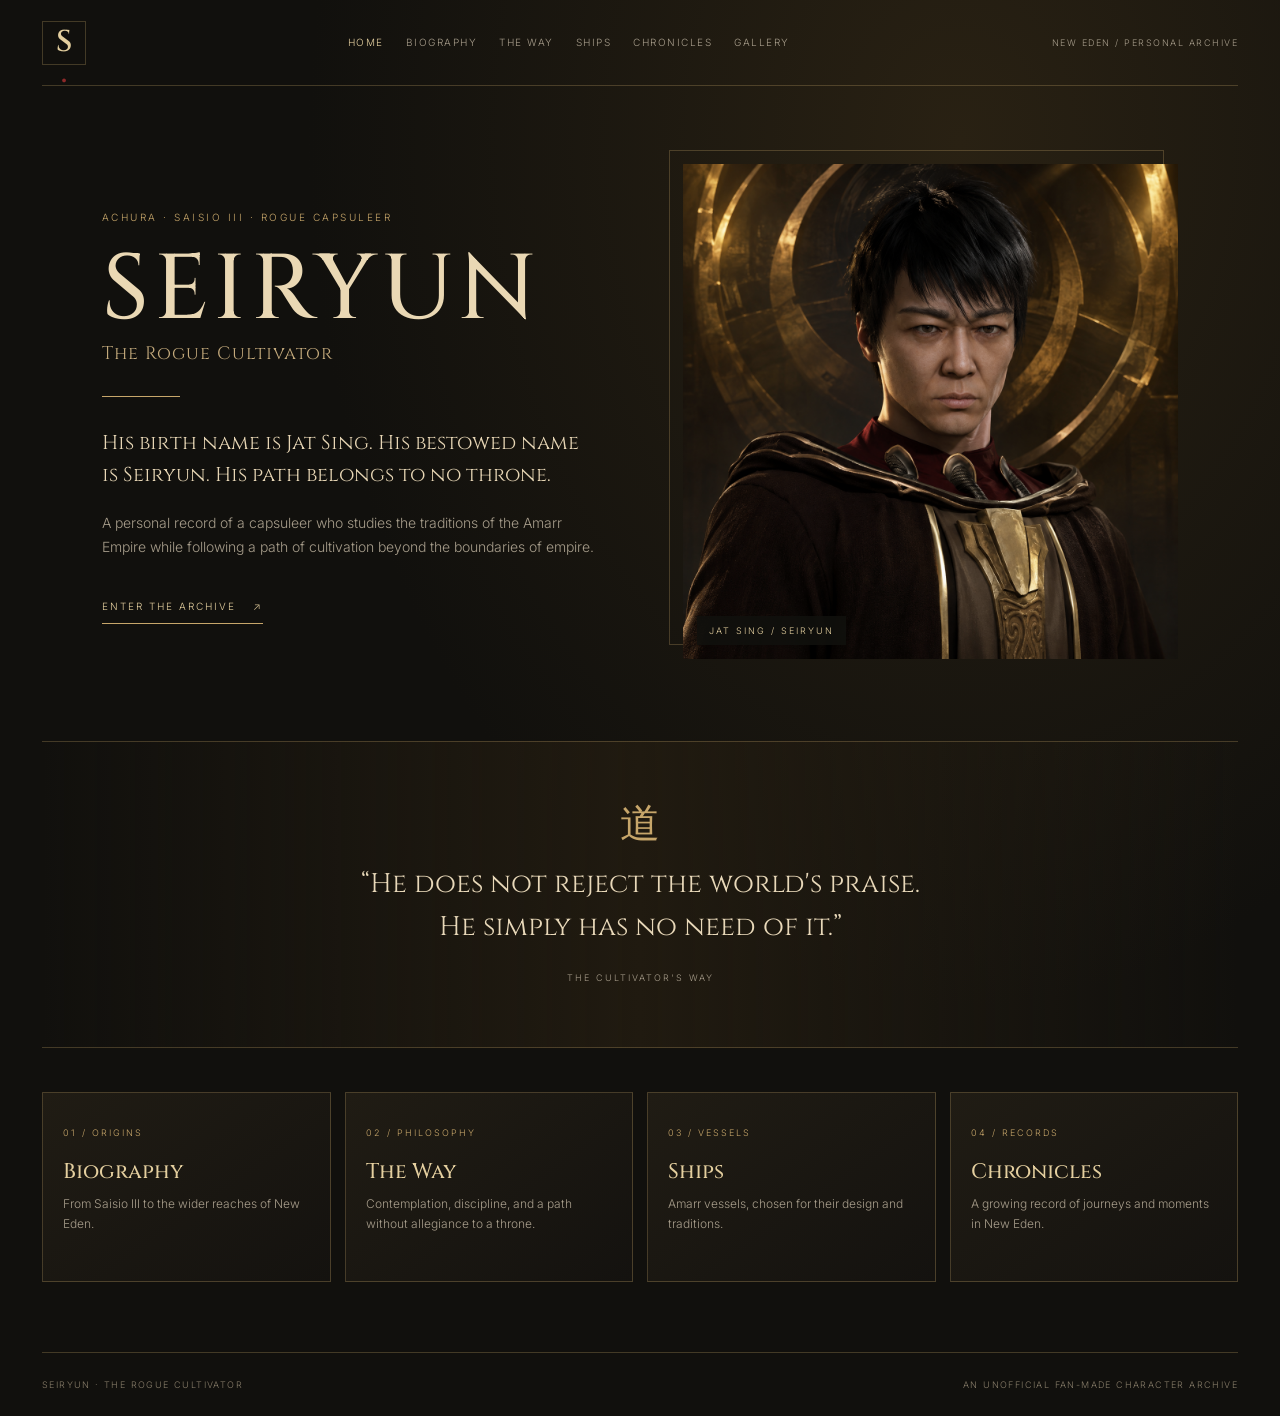
<file: index.html>
<!doctype html>
<html lang="en">
<head>
  <meta charset="utf-8"><meta name="viewport" content="width=device-width, initial-scale=1">
  <meta name="theme-color" content="#11100d">
  <meta name="description" content="The personal archive of Seiryun, the Rogue Cultivator of New Eden.">
  <title>Seiryun — The Rogue Cultivator</title><link rel="stylesheet" href="style.css">
</head>
<body>
<div class="site-shell">
  <header class="topbar"><a class="sigil" href="index.html">S<span>·</span></a><nav>
    <a class="active" href="index.html">Home</a><a href="biography.html">Biography</a><a href="the-way.html">The Way</a><a href="ships.html">Ships</a><a href="chronicles.html">Chronicles</a><a href="gallery.html">Gallery</a>
  </nav><span class="archive-tag">NEW EDEN / PERSONAL ARCHIVE</span></header>
  <main>
    <section class="hero">
      <div class="hero-copy">
        <p class="eyebrow">ACHURA · SAISIO III · ROGUE CAPSULEER</p>
        <h1>SEIRYUN</h1><p class="subtitle">The Rogue Cultivator</p>
        <div class="gold-rule"></div>
        <p class="lead">His birth name is Jat Sing. His bestowed name is Seiryun. His path belongs to no throne.</p>
        <p class="muted">A personal record of a capsuleer who studies the traditions of the Amarr Empire while following a path of cultivation beyond the boundaries of empire.</p>
        <a class="text-link" href="biography.html">ENTER THE ARCHIVE <span>↗</span></a>
      </div>
      <div class="hero-image"><img src="assets/seiryun-portrait.png" alt="Portrait of Seiryun in his dark and gold Amarr robe"><div class="image-caption">JAT SING / SEIRYUN</div></div>
    </section>
    <section class="quote-band"><span class="quote-mark">道</span><blockquote>“He does not reject the world's praise.<br>He simply has no need of it.”</blockquote><small>THE CULTIVATOR'S WAY</small></section>
    <section class="tile-grid">
      <a class="tile" href="biography.html"><span>01 / ORIGINS</span><h2>Biography</h2><p>From Saisio III to the wider reaches of New Eden.</p></a>
      <a class="tile" href="the-way.html"><span>02 / PHILOSOPHY</span><h2>The Way</h2><p>Contemplation, discipline, and a path without allegiance to a throne.</p></a>
      <a class="tile" href="ships.html"><span>03 / VESSELS</span><h2>Ships</h2><p>Amarr vessels, chosen for their design and traditions.</p></a>
      <a class="tile" href="chronicles.html"><span>04 / RECORDS</span><h2>Chronicles</h2><p>A growing record of journeys and moments in New Eden.</p></a>
    </section>
  </main>
  <footer><span>SEIRYUN · THE ROGUE CULTIVATOR</span><span>AN UNOFFICIAL FAN-MADE CHARACTER ARCHIVE</span></footer>
</div><script src="script.js"></script></body></html>
</file>
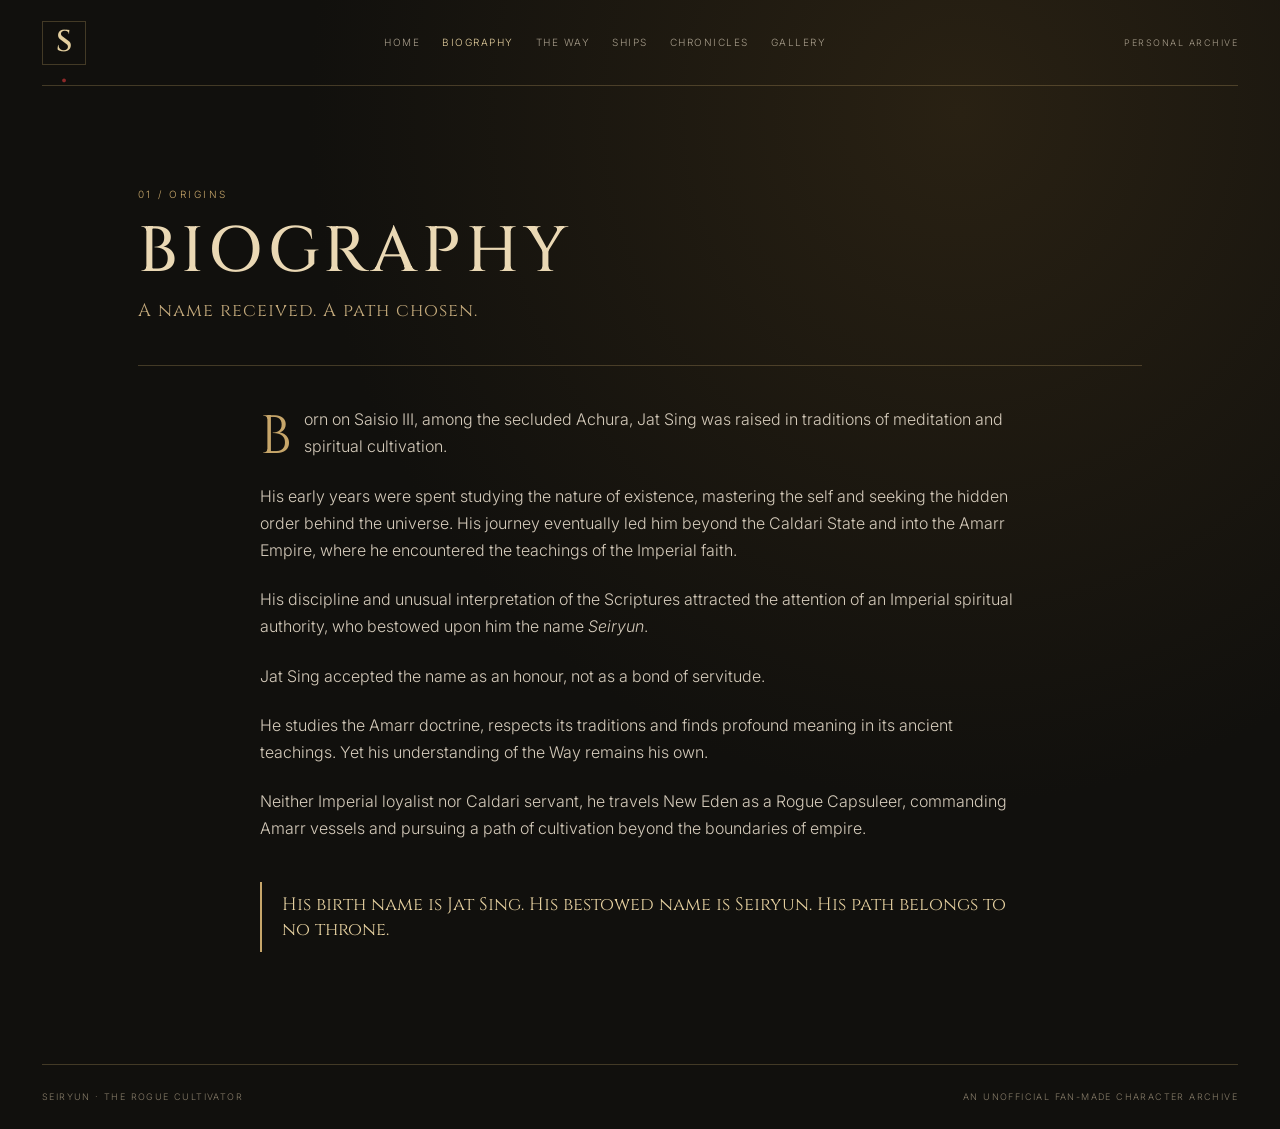
<file: biography.html>
<!doctype html><html lang="en"><head><meta charset="utf-8"><meta name="viewport" content="width=device-width, initial-scale=1"><meta name="theme-color" content="#11100d"><title>Biography — Seiryun</title><link rel="stylesheet" href="style.css"></head><body><div class="site-shell">
<header class="topbar"><a class="sigil" href="index.html">S<span>·</span></a><nav><a href="index.html">Home</a><a class="active" href="biography.html">Biography</a><a  href="the-way.html">The Way</a><a  href="ships.html">Ships</a><a  href="chronicles.html">Chronicles</a><a  href="gallery.html">Gallery</a></nav><span class="archive-tag">PERSONAL ARCHIVE</span></header>
<main class="inner-page"><div class="page-heading"><p class="eyebrow">01 / ORIGINS</p><h1>BIOGRAPHY</h1><p class="subtitle">A name received. A path chosen.</p></div>
<div class="prose">
<p class="dropcap">Born on Saisio III, among the secluded Achura, Jat Sing was raised in traditions of meditation and spiritual cultivation.</p>
<p>His early years were spent studying the nature of existence, mastering the self and seeking the hidden order behind the universe. His journey eventually led him beyond the Caldari State and into the Amarr Empire, where he encountered the teachings of the Imperial faith.</p>
<p>His discipline and unusual interpretation of the Scriptures attracted the attention of an Imperial spiritual authority, who bestowed upon him the name <em>Seiryun</em>.</p>
<p>Jat Sing accepted the name as an honour, not as a bond of servitude.</p>
<p>He studies the Amarr doctrine, respects its traditions and finds profound meaning in its ancient teachings. Yet his understanding of the Way remains his own.</p>
<p>Neither Imperial loyalist nor Caldari servant, he travels New Eden as a Rogue Capsuleer, commanding Amarr vessels and pursuing a path of cultivation beyond the boundaries of empire.</p>
<p class="closing-line">His birth name is Jat Sing. His bestowed name is Seiryun. His path belongs to no throne.</p>
</div></main>
<footer><span>SEIRYUN · THE ROGUE CULTIVATOR</span><span>AN UNOFFICIAL FAN-MADE CHARACTER ARCHIVE</span></footer></div><script src="script.js"></script></body></html>
</file>
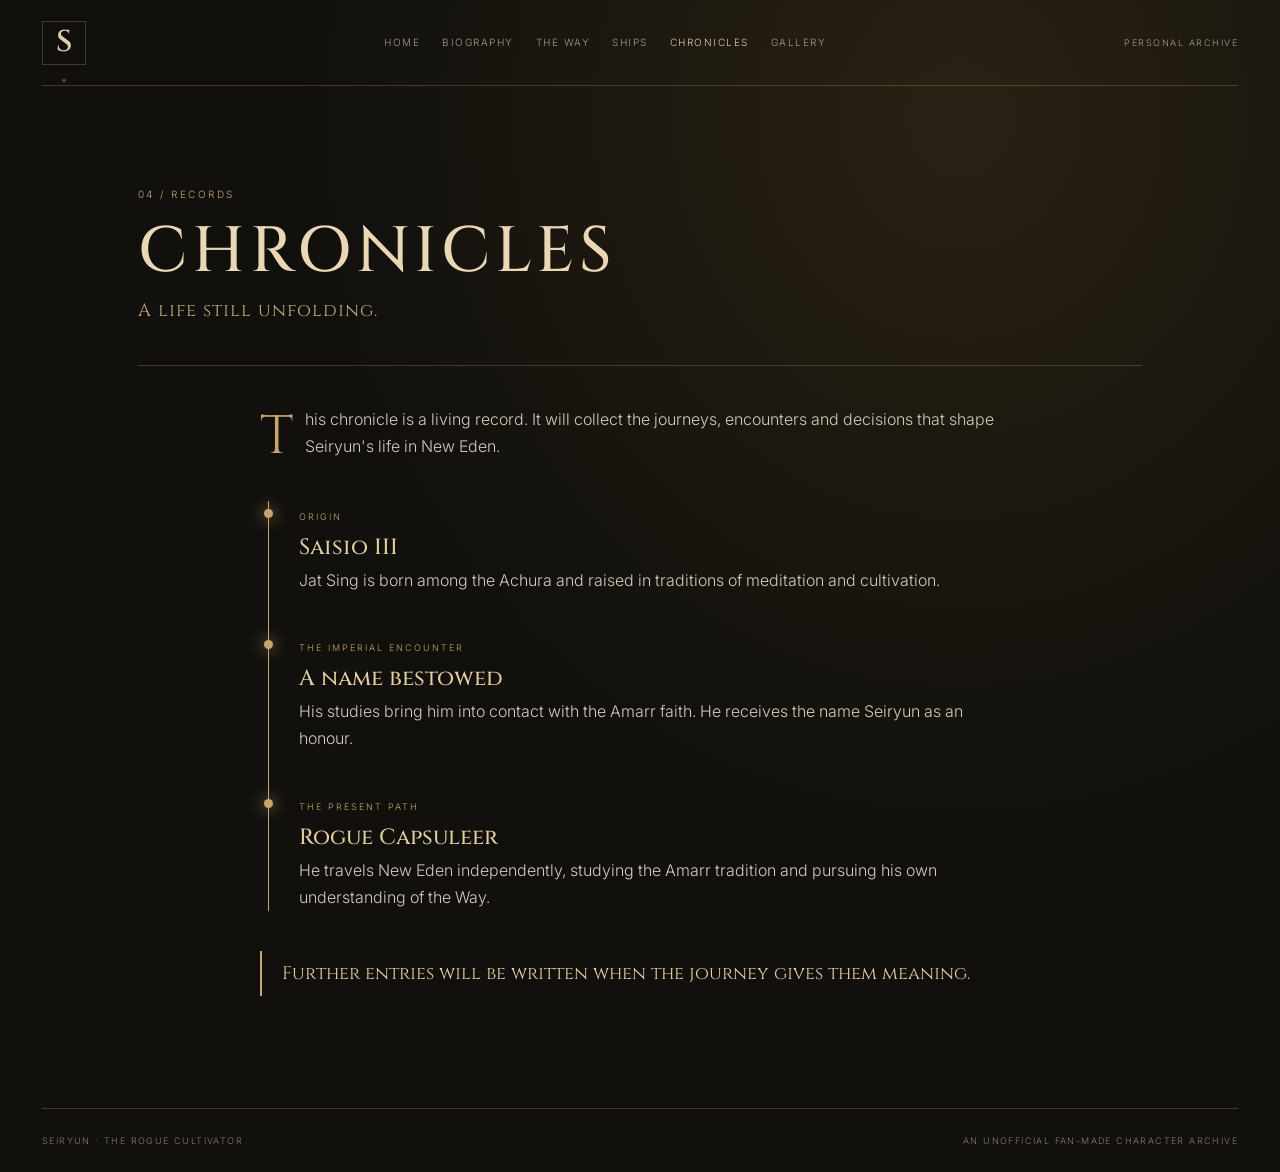
<file: chronicles.html>
<!doctype html><html lang="en"><head><meta charset="utf-8"><meta name="viewport" content="width=device-width, initial-scale=1"><meta name="theme-color" content="#11100d"><title>Chronicles — Seiryun</title><link rel="stylesheet" href="style.css"></head><body><div class="site-shell">
<header class="topbar"><a class="sigil" href="index.html">S<span>·</span></a><nav><a href="index.html">Home</a><a  href="biography.html">Biography</a><a  href="the-way.html">The Way</a><a  href="ships.html">Ships</a><a class="active" href="chronicles.html">Chronicles</a><a  href="gallery.html">Gallery</a></nav><span class="archive-tag">PERSONAL ARCHIVE</span></header>
<main class="inner-page"><div class="page-heading"><p class="eyebrow">04 / RECORDS</p><h1>CHRONICLES</h1><p class="subtitle">A life still unfolding.</p></div>
<div class="prose">
<p class="dropcap">This chronicle is a living record. It will collect the journeys, encounters and decisions that shape Seiryun's life in New Eden.</p>
<div class="timeline"><div class="event"><span>ORIGIN</span><h2>Saisio III</h2><p>Jat Sing is born among the Achura and raised in traditions of meditation and cultivation.</p></div>
<div class="event"><span>THE IMPERIAL ENCOUNTER</span><h2>A name bestowed</h2><p>His studies bring him into contact with the Amarr faith. He receives the name Seiryun as an honour.</p></div>
<div class="event"><span>THE PRESENT PATH</span><h2>Rogue Capsuleer</h2><p>He travels New Eden independently, studying the Amarr tradition and pursuing his own understanding of the Way.</p></div></div>
<p class="closing-line">Further entries will be written when the journey gives them meaning.</p>
</div></main>
<footer><span>SEIRYUN · THE ROGUE CULTIVATOR</span><span>AN UNOFFICIAL FAN-MADE CHARACTER ARCHIVE</span></footer></div><script src="script.js"></script></body></html>
</file>
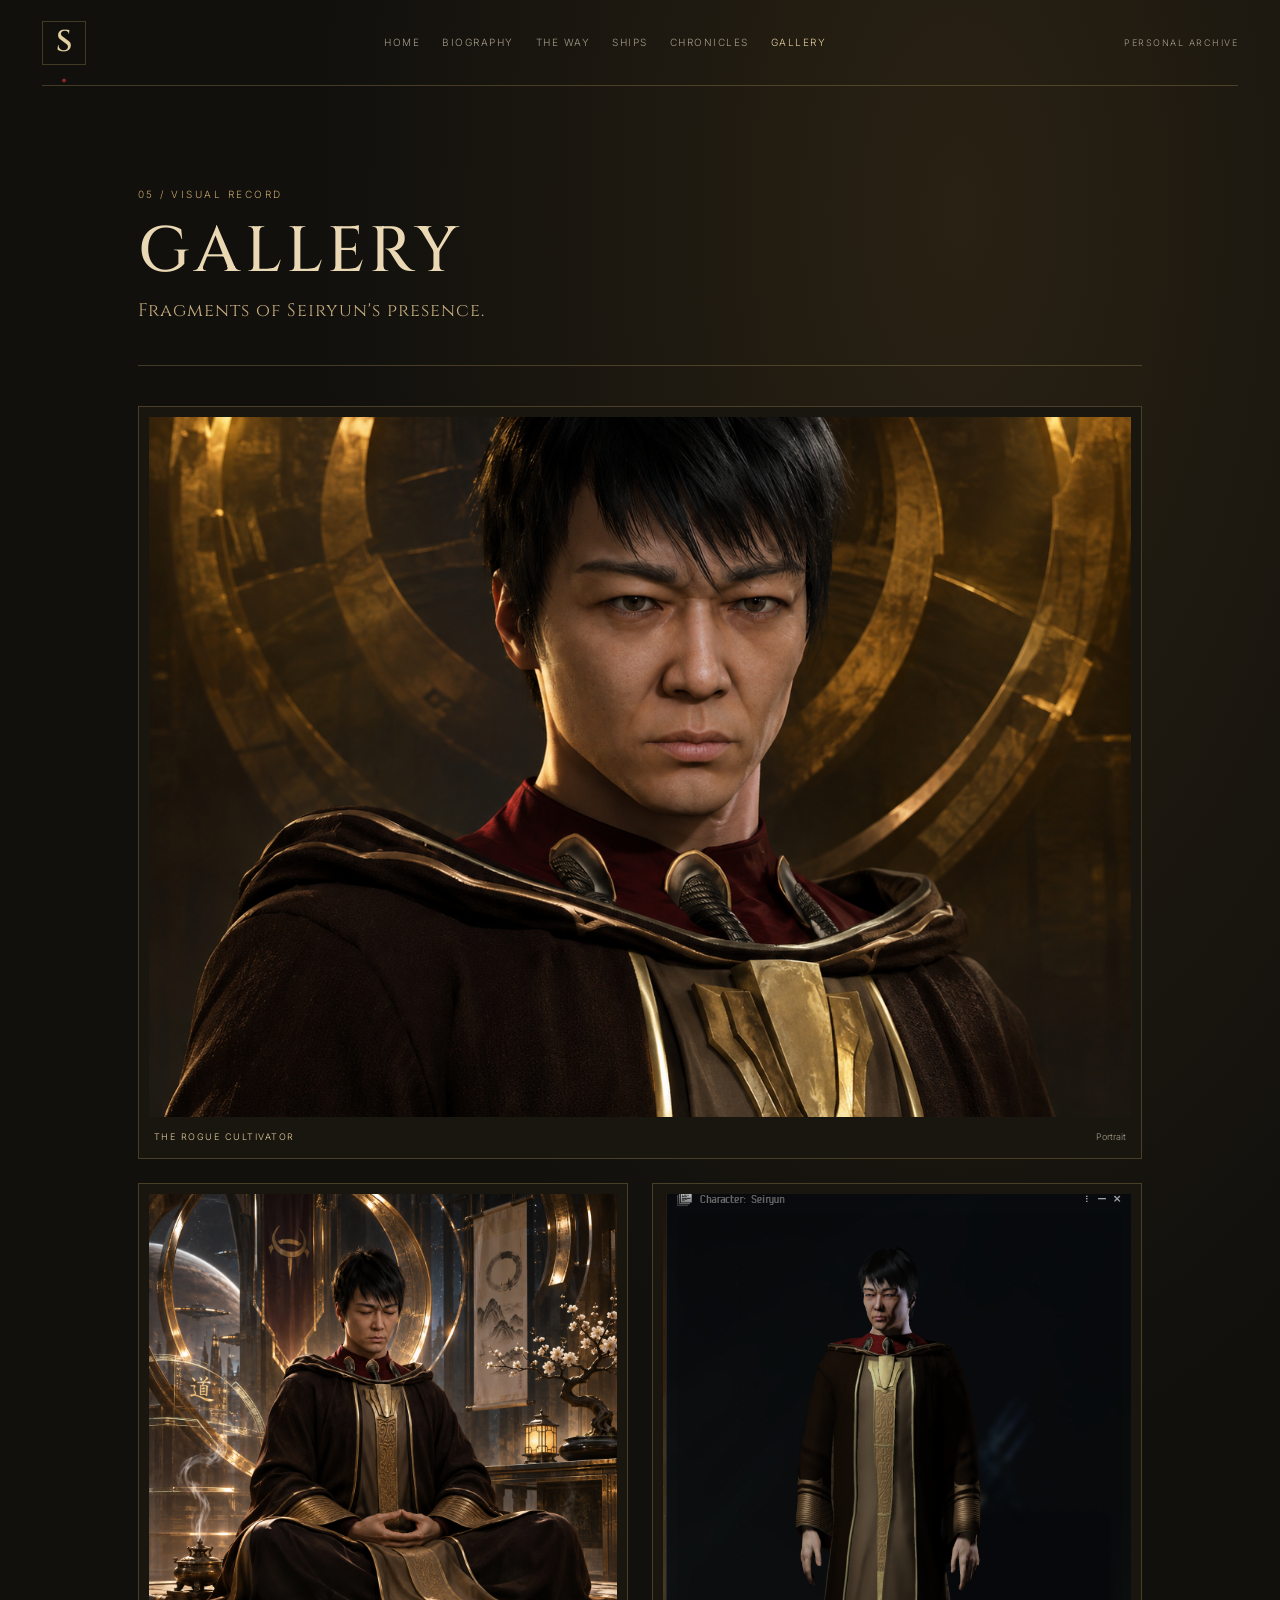
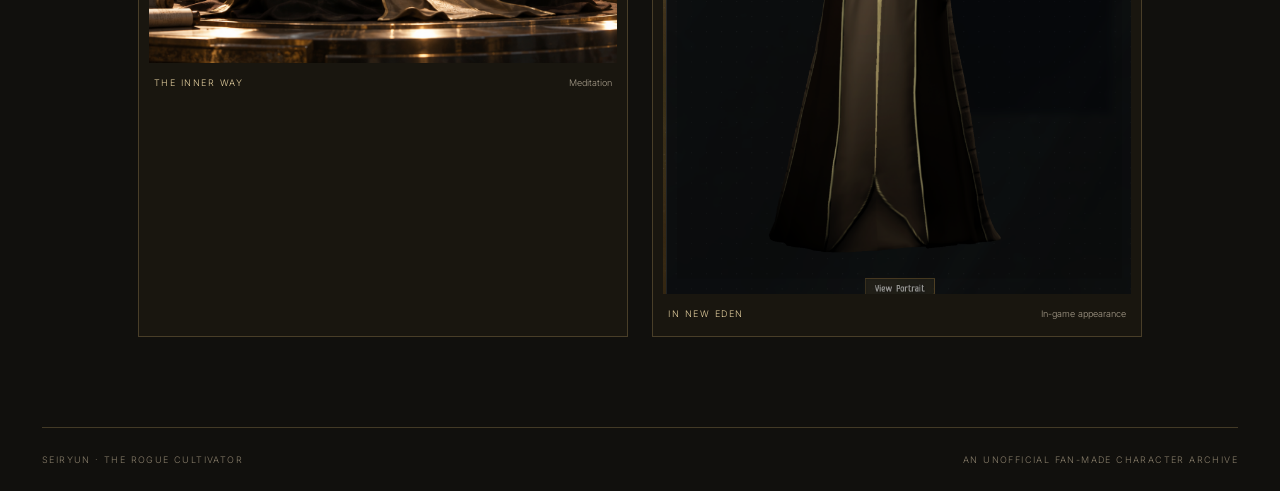
<file: gallery.html>
<!doctype html><html lang="en"><head><meta charset="utf-8"><meta name="viewport" content="width=device-width, initial-scale=1"><meta name="theme-color" content="#11100d"><title>Gallery — Seiryun</title><link rel="stylesheet" href="style.css"></head><body><div class="site-shell">
<header class="topbar"><a class="sigil" href="index.html">S<span>·</span></a><nav><a href="index.html">Home</a><a  href="biography.html">Biography</a><a  href="the-way.html">The Way</a><a  href="ships.html">Ships</a><a  href="chronicles.html">Chronicles</a><a class="active" href="gallery.html">Gallery</a></nav><span class="archive-tag">PERSONAL ARCHIVE</span></header>
<main class="inner-page"><div class="page-heading"><p class="eyebrow">05 / VISUAL RECORD</p><h1>GALLERY</h1><p class="subtitle">Fragments of Seiryun's presence.</p></div>
<div class="gallery">
<figure><img src="assets/seiryun-portrait.png" alt="Seiryun portrait"><figcaption>THE ROGUE CULTIVATOR <span>Portrait</span></figcaption></figure>
<figure><img src="assets/seiryun-meditation.png" alt="Seiryun meditating in an Amarr-Achura sanctuary"><figcaption>THE INNER WAY <span>Meditation</span></figcaption></figure>
<figure><img src="assets/seiryun-ingame.png" alt="Seiryun in EVE Online wearing his robe"><figcaption>IN NEW EDEN <span>In-game appearance</span></figcaption></figure>
</div></main>
<footer><span>SEIRYUN · THE ROGUE CULTIVATOR</span><span>AN UNOFFICIAL FAN-MADE CHARACTER ARCHIVE</span></footer></div><script src="script.js"></script></body></html>
</file>
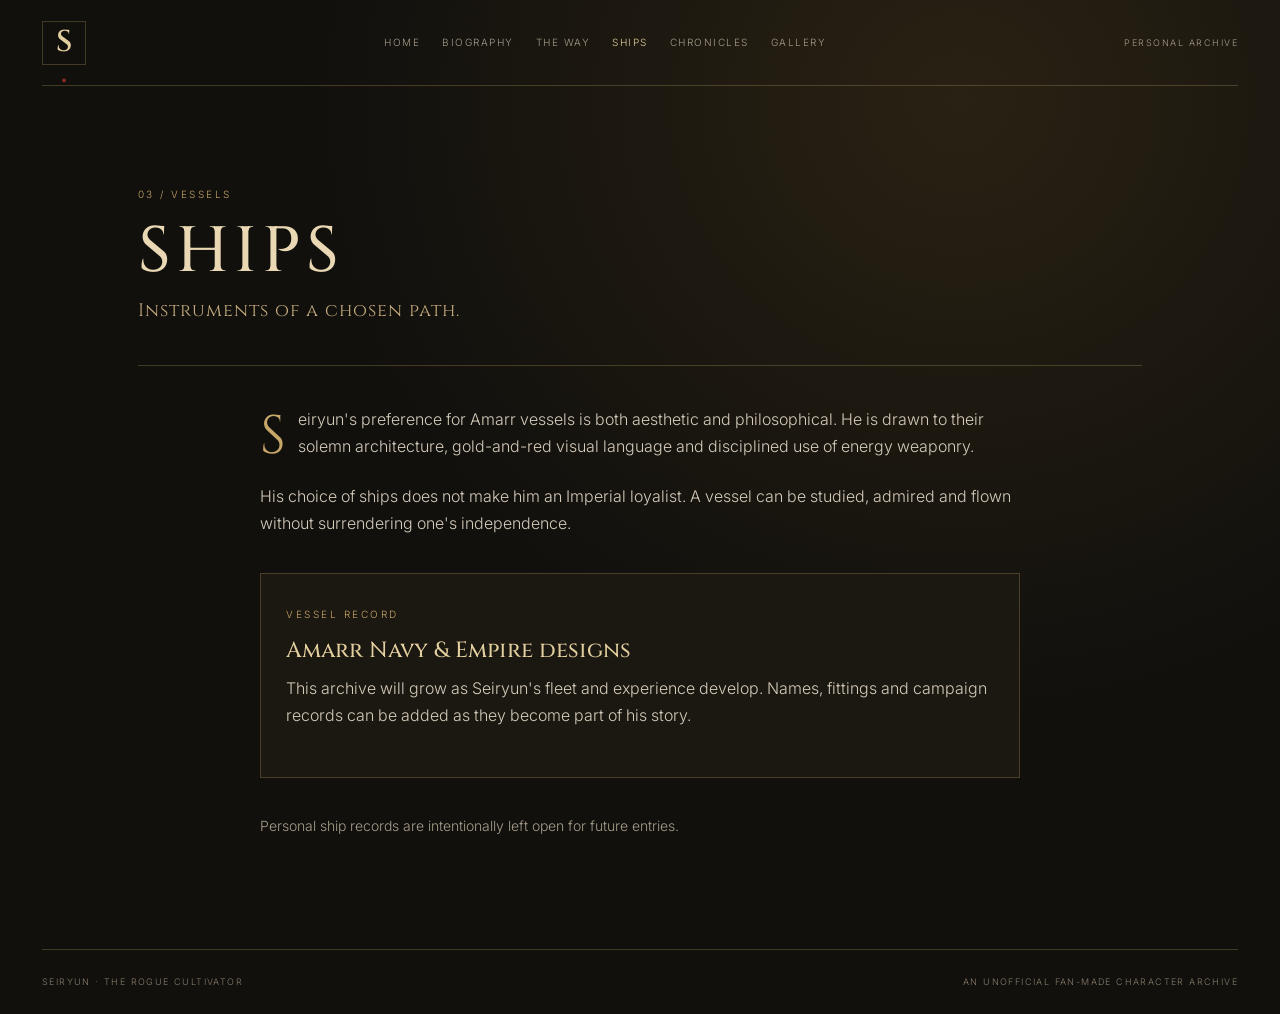
<file: ships.html>
<!doctype html><html lang="en"><head><meta charset="utf-8"><meta name="viewport" content="width=device-width, initial-scale=1"><meta name="theme-color" content="#11100d"><title>Ships — Seiryun</title><link rel="stylesheet" href="style.css"></head><body><div class="site-shell">
<header class="topbar"><a class="sigil" href="index.html">S<span>·</span></a><nav><a href="index.html">Home</a><a  href="biography.html">Biography</a><a  href="the-way.html">The Way</a><a class="active" href="ships.html">Ships</a><a  href="chronicles.html">Chronicles</a><a  href="gallery.html">Gallery</a></nav><span class="archive-tag">PERSONAL ARCHIVE</span></header>
<main class="inner-page"><div class="page-heading"><p class="eyebrow">03 / VESSELS</p><h1>SHIPS</h1><p class="subtitle">Instruments of a chosen path.</p></div>
<div class="prose">
<p class="dropcap">Seiryun's preference for Amarr vessels is both aesthetic and philosophical. He is drawn to their solemn architecture, gold-and-red visual language and disciplined use of energy weaponry.</p>
<p>His choice of ships does not make him an Imperial loyalist. A vessel can be studied, admired and flown without surrendering one's independence.</p>
<div class="ship-note"><span class="eyebrow">VESSEL RECORD</span><h2>Amarr Navy & Empire designs</h2><p>This archive will grow as Seiryun's fleet and experience develop. Names, fittings and campaign records can be added as they become part of his story.</p></div>
<p class="muted">Personal ship records are intentionally left open for future entries.</p>
</div></main>
<footer><span>SEIRYUN · THE ROGUE CULTIVATOR</span><span>AN UNOFFICIAL FAN-MADE CHARACTER ARCHIVE</span></footer></div><script src="script.js"></script></body></html>
</file>
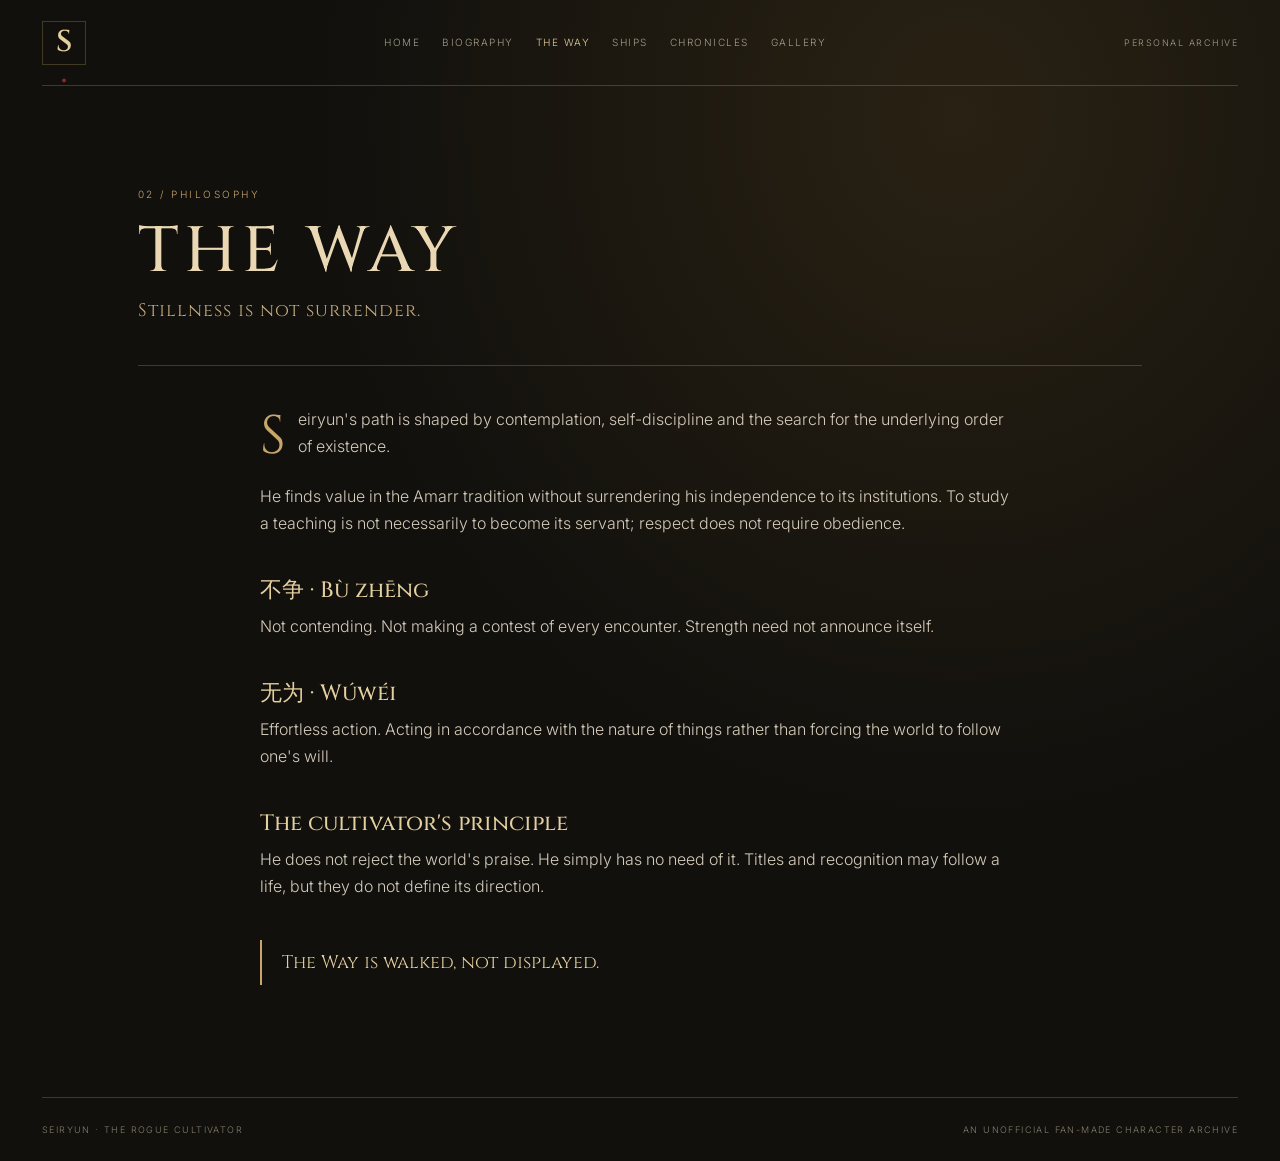
<file: the-way.html>
<!doctype html><html lang="en"><head><meta charset="utf-8"><meta name="viewport" content="width=device-width, initial-scale=1"><meta name="theme-color" content="#11100d"><title>The Way — Seiryun</title><link rel="stylesheet" href="style.css"></head><body><div class="site-shell">
<header class="topbar"><a class="sigil" href="index.html">S<span>·</span></a><nav><a href="index.html">Home</a><a  href="biography.html">Biography</a><a class="active" href="the-way.html">The Way</a><a  href="ships.html">Ships</a><a  href="chronicles.html">Chronicles</a><a  href="gallery.html">Gallery</a></nav><span class="archive-tag">PERSONAL ARCHIVE</span></header>
<main class="inner-page"><div class="page-heading"><p class="eyebrow">02 / PHILOSOPHY</p><h1>THE WAY</h1><p class="subtitle">Stillness is not surrender.</p></div>
<div class="prose">
<p class="dropcap">Seiryun's path is shaped by contemplation, self-discipline and the search for the underlying order of existence.</p>
<p>He finds value in the Amarr tradition without surrendering his independence to its institutions. To study a teaching is not necessarily to become its servant; respect does not require obedience.</p>
<h2>不争 · Bù zhēng</h2><p>Not contending. Not making a contest of every encounter. Strength need not announce itself.</p>
<h2>无为 · Wúwéi</h2><p>Effortless action. Acting in accordance with the nature of things rather than forcing the world to follow one's will.</p>
<h2>The cultivator's principle</h2><p>He does not reject the world's praise. He simply has no need of it. Titles and recognition may follow a life, but they do not define its direction.</p>
<p class="closing-line">The Way is walked, not displayed.</p>
</div></main>
<footer><span>SEIRYUN · THE ROGUE CULTIVATOR</span><span>AN UNOFFICIAL FAN-MADE CHARACTER ARCHIVE</span></footer></div><script src="script.js"></script></body></html>
</file>
<file: style.css>
@import url('https://fonts.googleapis.com/css2?family=Cinzel:wght@400;500;600;700&family=Inter:wght@300;400;500&display=swap');
:root{--bg:#11100d;--panel:#191711;--gold:#c7a66a;--gold2:#e4cf9f;--text:#e9e2d5;--muted:#a79d8b;--red:#6e2828;--line:rgba(199,166,106,.28)}
*{box-sizing:border-box}html{scroll-behavior:smooth}body{margin:0;background:radial-gradient(ellipse at 75% 10%,#292113 0%,var(--bg) 48%);color:var(--text);font-family:Inter,Arial,sans-serif;font-weight:300;line-height:1.7}.site-shell{max-width:1320px;margin:auto;padding:0 42px}.topbar{height:auto;min-height:86px;display:flex;align-items:center;justify-content:space-between;gap:24px;border-bottom:1px solid var(--line)}.sigil{font:600 30px Cinzel,serif;color:var(--gold2);text-decoration:none;border:1px solid var(--line);width:44px;height:44px;display:grid;place-items:center}.sigil span{color:#8d2929}.topbar nav{display:flex;gap:22px;flex-wrap:wrap}.topbar nav a,.archive-tag{font-size:10px;letter-spacing:1.5px;text-transform:uppercase;color:var(--muted);text-decoration:none}.topbar nav a:hover,.topbar nav a.active{color:var(--gold2)}.archive-tag{font-size:9px}.hero{display:grid;grid-template-columns:1fr 1fr;gap:8%;align-items:center;padding:78px 5% 82px}.hero-copy{max-width:510px}.eyebrow{font-size:10px;letter-spacing:2.5px;color:var(--gold);text-transform:uppercase}.hero h1,.page-heading h1{font:500 clamp(48px,8vw,92px)/1.05 Cinzel,serif;letter-spacing:5px;margin:16px 0 2px;color:#ead8b4}.subtitle{font:400 18px Cinzel,serif;color:#c4aa7c;letter-spacing:1px;margin:0 0 28px}.gold-rule{width:78px;height:1px;background:var(--gold);margin:30px 0}.lead{font:400 20px/1.6 Cinzel,serif;color:#e7d6b5}.muted{color:var(--muted);font-size:14px}.text-link{display:inline-block;margin-top:25px;color:var(--gold2);font-size:10px;letter-spacing:2px;text-decoration:none;border-bottom:1px solid var(--gold);padding-bottom:8px}.text-link span{padding-left:12px}.hero-image{position:relative}.hero-image:before{content:"";position:absolute;inset:-14px 14px 14px -14px;border:1px solid var(--line);z-index:-1}.hero-image img{width:100%;display:block;max-height:650px;object-fit:cover;object-position:center 28%;filter:saturate(.82)}.image-caption{position:absolute;bottom:14px;left:14px;background:#11100de0;padding:7px 12px;font-size:9px;letter-spacing:2px;color:var(--gold2)}.quote-band{text-align:center;padding:54px 20px 58px;border-top:1px solid var(--line);border-bottom:1px solid var(--line);background:linear-gradient(90deg,transparent,#201a10,transparent)}.quote-mark{font:40px serif;color:var(--gold)}blockquote{font:400 clamp(19px,3vw,27px)/1.6 Cinzel,serif;color:#e8d8b9;margin:12px 0}.quote-band small{font-size:9px;letter-spacing:2px;color:var(--muted)}.tile-grid{display:grid;grid-template-columns:repeat(4,1fr);gap:14px;padding:44px 0 70px}.tile{display:block;text-decoration:none;color:inherit;border:1px solid var(--line);padding:24px 20px;background:linear-gradient(145deg,#201c14,#14120f);min-height:190px;transition:.2s}.tile:hover{transform:translateY(-4px);border-color:var(--gold)}.tile span{font-size:9px;letter-spacing:2px;color:var(--gold)}.tile h2{font:500 21px Cinzel,serif;color:var(--gold2);margin:14px 0 8px}.tile p{font-size:12px;color:var(--muted);margin:0}.inner-page{min-height:72vh;padding:70px 8% 90px}.page-heading{padding:20px 0 42px;border-bottom:1px solid var(--line);margin-bottom:40px}.page-heading h1{font-size:clamp(38px,6vw,64px);margin-bottom:12px}.page-heading .subtitle{margin:0}.prose{max-width:760px;margin:auto;font-size:16px;color:#d5cbbb}.prose p{margin:0 0 22px}.dropcap:first-letter{float:left;font:54px/0.9 Cinzel,serif;color:var(--gold);padding:7px 12px 0 0}.prose h2{font:500 22px Cinzel,serif;color:var(--gold2);margin:38px 0 8px}.closing-line{font:400 18px Cinzel,serif;color:var(--gold2);border-left:2px solid var(--gold);padding:10px 0 10px 20px;margin-top:40px!important}.ship-note{padding:25px;border:1px solid var(--line);background:#1b1811;margin:36px 0}.ship-note h2{margin:10px 0}.timeline{border-left:1px solid var(--gold);margin:40px 0 30px 8px;padding-left:30px}.event{position:relative;margin:0 0 38px}.event:before{content:"";position:absolute;width:9px;height:9px;border-radius:50%;background:var(--gold);left:-35px;top:8px;box-shadow:0 0 15px #c7a66a}.event span{font-size:9px;letter-spacing:2px;color:var(--gold)}.event h2{margin:5px 0!important}.event p{margin:0}.gallery{display:grid;grid-template-columns:repeat(2,1fr);gap:24px}.gallery figure{margin:0;border:1px solid var(--line);background:#19160f;padding:10px}.gallery figure:first-child{grid-column:span 2}.gallery img{display:block;width:100%;max-height:700px;object-fit:cover}.gallery figcaption{display:flex;justify-content:space-between;gap:10px;padding:12px 5px 4px;font-size:9px;letter-spacing:1.5px;color:var(--gold2)}.gallery figcaption span{color:var(--muted);letter-spacing:0}footer{display:flex;justify-content:space-between;gap:20px;padding:24px 0;border-top:1px solid var(--line);font-size:9px;letter-spacing:1.4px;color:#887d6a}
@media(max-width:900px){.site-shell{padding:0 22px}.topbar{padding:18px 0;align-items:flex-start}.topbar nav{gap:12px;max-width:70%}.archive-tag{display:none}.hero{grid-template-columns:1fr;gap:40px;padding:55px 2%}.hero-image{max-width:620px}.tile-grid{grid-template-columns:repeat(2,1fr)}.inner-page{padding:50px 2% 70px}}
@media(max-width:560px){.site-shell{padding:0 16px}.topbar{display:block}.sigil{margin-bottom:16px}.topbar nav{max-width:none;gap:10px 16px}.topbar nav a{font-size:9px}.hero h1{font-size:54px}.tile-grid{grid-template-columns:1fr}.gallery{grid-template-columns:1fr}.gallery figure:first-child{grid-column:auto}.gallery figcaption{font-size:8px}footer{display:block}footer span{display:block;margin:5px 0}}
</file>
